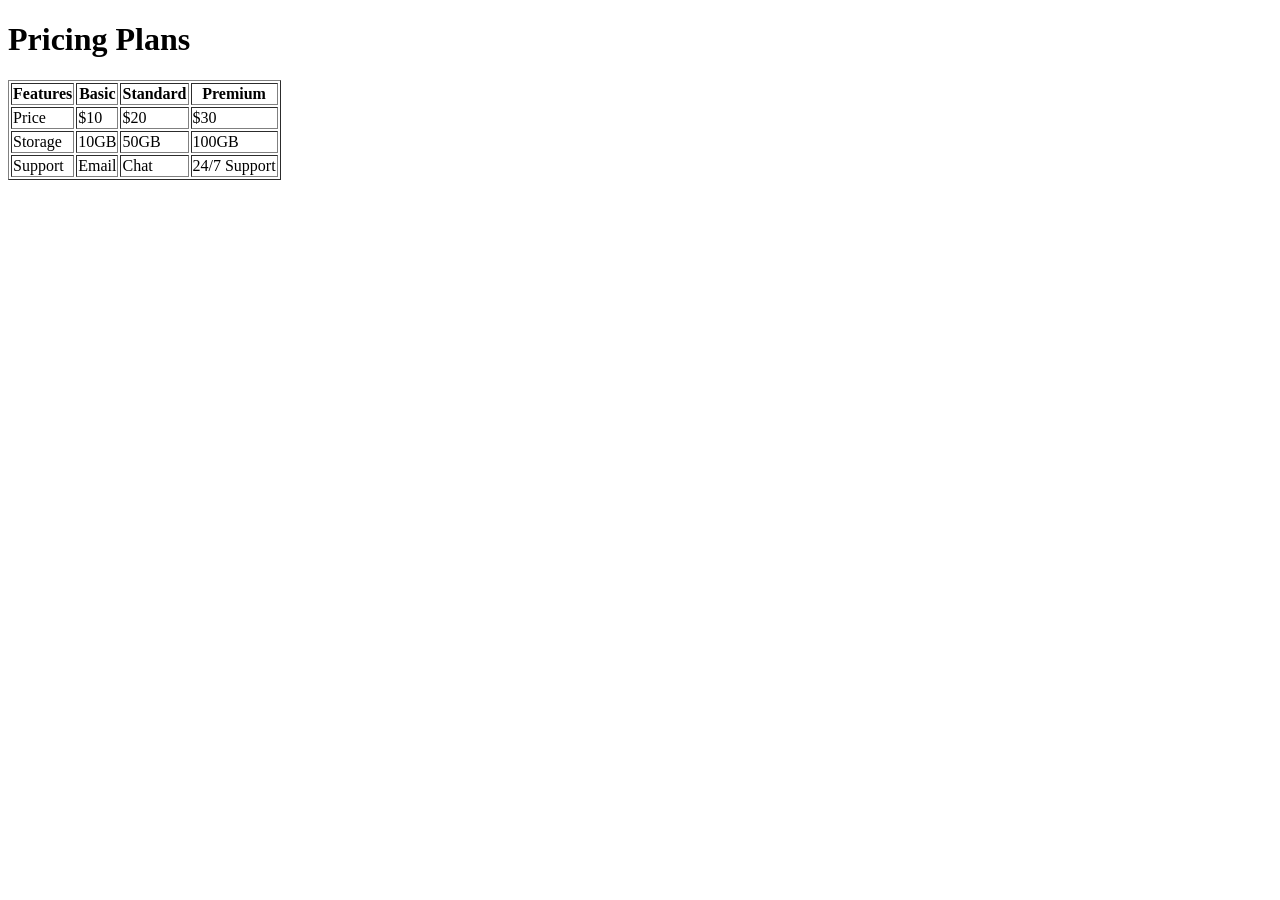
<file: WEEK 2/index.html>
<!DOCTYPE html>
<html lang="en">
<head>
    <meta charset="UTF-8">
    <meta name="viewport" content="width=device-width, initial-scale=1.0">
    <title>Pricing Table</title>
</head>
<body>

    <h1>Pricing Plans</h1>

    <table border="1">
        <tr>
            <th>Features</th>
            <th>Basic</th>
            <th>Standard</th>
            <th>Premium</th>
        </tr>

        <tr>
            <td>Price</td>
            <td>$10</td>
            <td>$20</td>
            <td>$30</td>
        </tr>

        <tr>
            <td>Storage</td>
            <td>10GB</td>
            <td>50GB</td>
            <td>100GB</td>
        </tr>

        <tr>
            <td>Support</td>
            <td>Email</td>
            <td>Chat</td>
            <td>24/7 Support</td>
        </tr>
    </table>

</body>
</html>
</file>
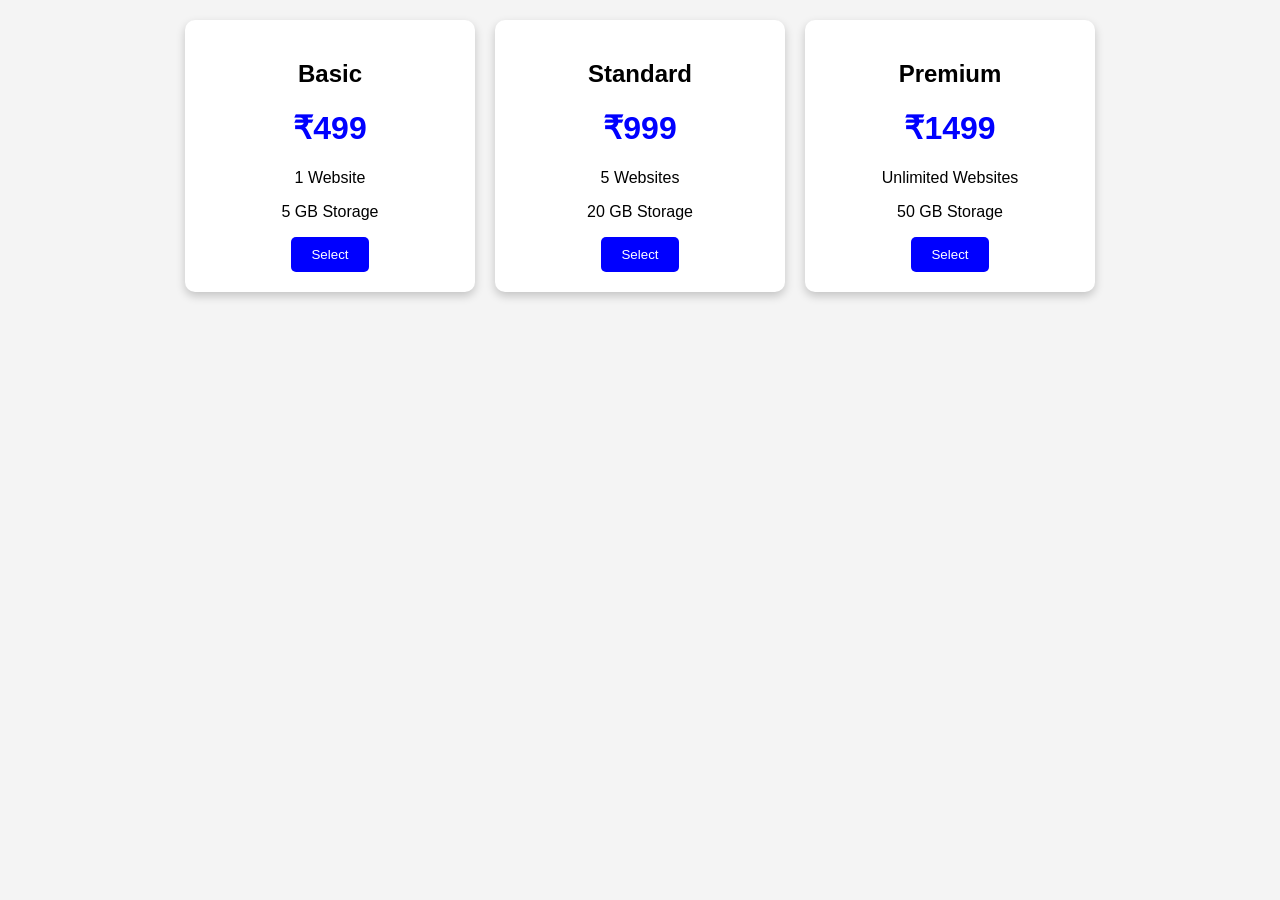
<file: week3/index.html>
<!DOCTYPE html>
<html>
<head>
    <title>Pricing Table</title>
    <link rel="stylesheet" href="style.css">
</head>
<body>

<div class="container">

    <div class="card">
        <h2>Basic</h2>
        <h1>₹499</h1>
        <p>1 Website</p>
        <p>5 GB Storage</p>
        <button>Select</button>
    </div>

    <div class="card">
        <h2>Standard</h2>
        <h1>₹999</h1>
        <p>5 Websites</p>
        <p>20 GB Storage</p>
        <button>Select</button>
    </div>

    <div class="card">
        <h2>Premium</h2>
        <h1>₹1499</h1>
        <p>Unlimited Websites</p>
        <p>50 GB Storage</p>
        <button>Select</button>
    </div>

</div>

</body>
</html>
</file>
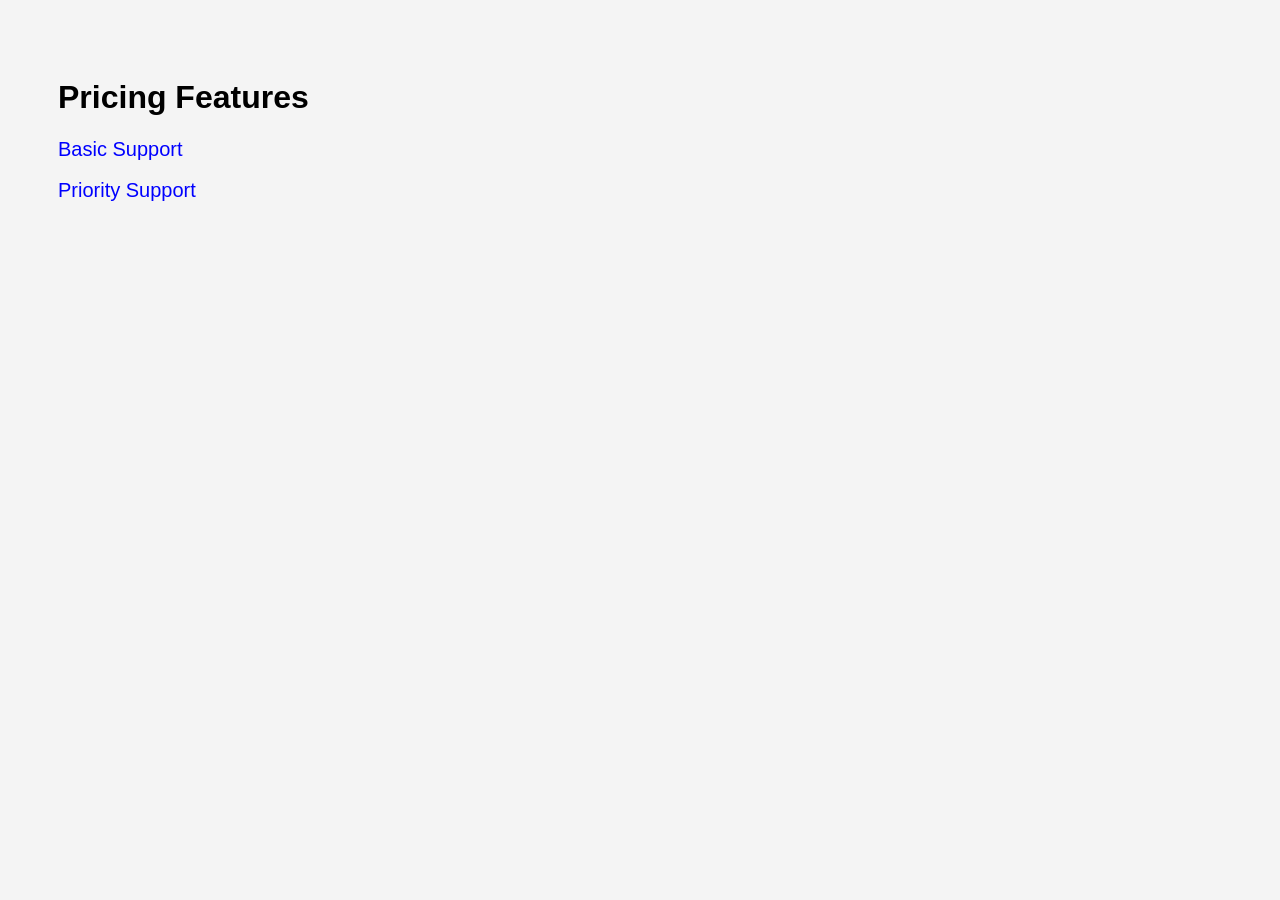
<file: week4/index.html>
<!DOCTYPE html>
<html>

<head>
    <title>Tooltip Example</title>
    <link rel="stylesheet" href="style.css">
</head>

<body>

    <h1>Pricing Features</h1>

    <div class="tooltip">
        Basic Support
        <span class="tooltiptext">
            Email support available during business hours.
        </span>
    </div>

    <br><br>

    <div class="tooltip">
        Priority Support
        <span class="tooltiptext">
            Faster response with dedicated support team.
        </span>
    </div>

    <script src="script.js"></script>

</body>

</html>
</file>
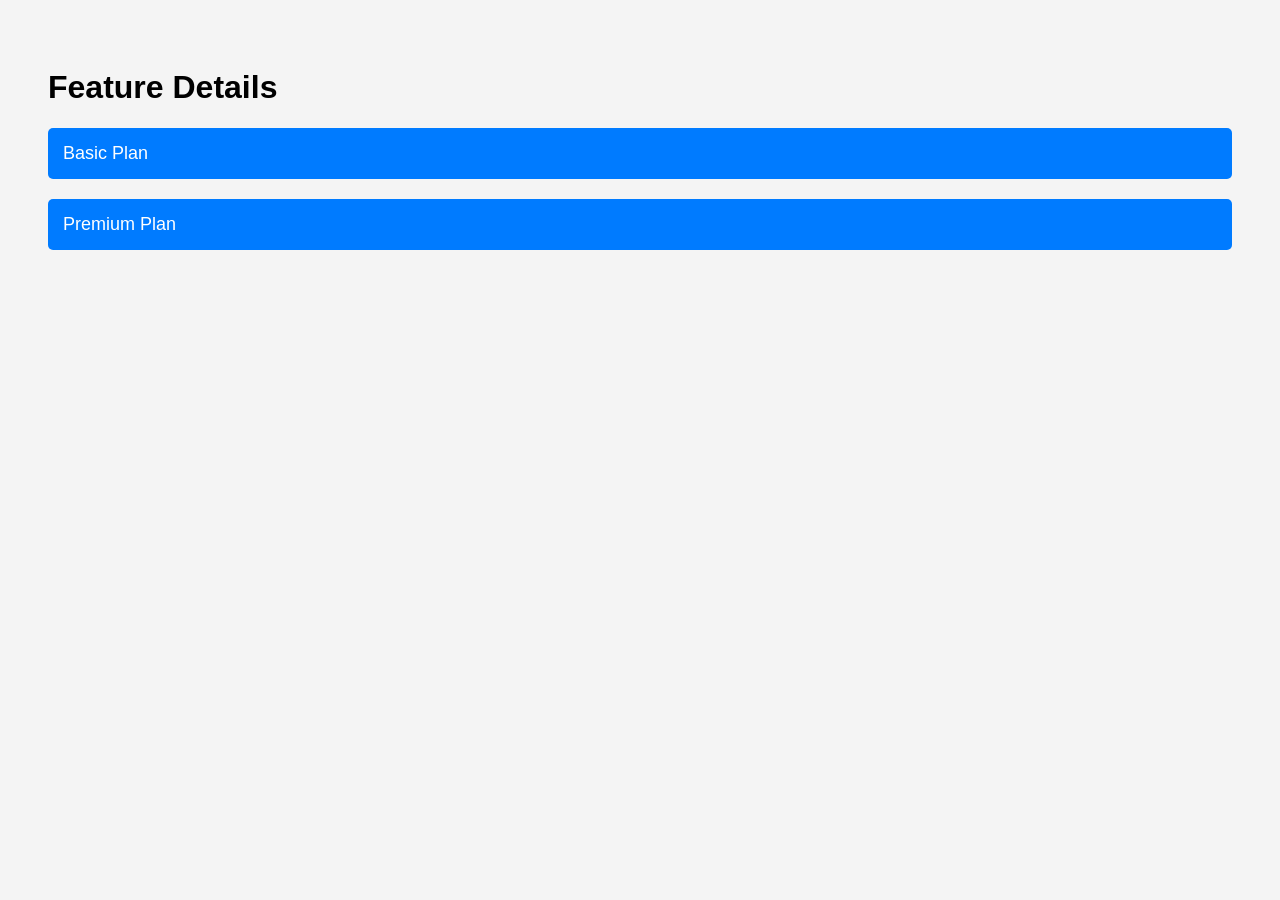
<file: week5/index.html>
<!DOCTYPE html>
<html>

<head>
    <title>Expandable Rows</title>
    <link rel="stylesheet" href="style.css">
</head>

<body>

    <h1>Feature Details</h1>

    <div class="feature">

        <button class="toggle-btn">
            Basic Plan
        </button>

        <div class="content">
            This plan includes 1 website and basic support.
        </div>

    </div>

    <div class="feature">

        <button class="toggle-btn">
            Premium Plan
        </button>

        <div class="content">
            This plan includes unlimited websites and 24/7 support.
        </div>

    </div>

    <script src="script.js"></script>

</body>

</html>
</file>
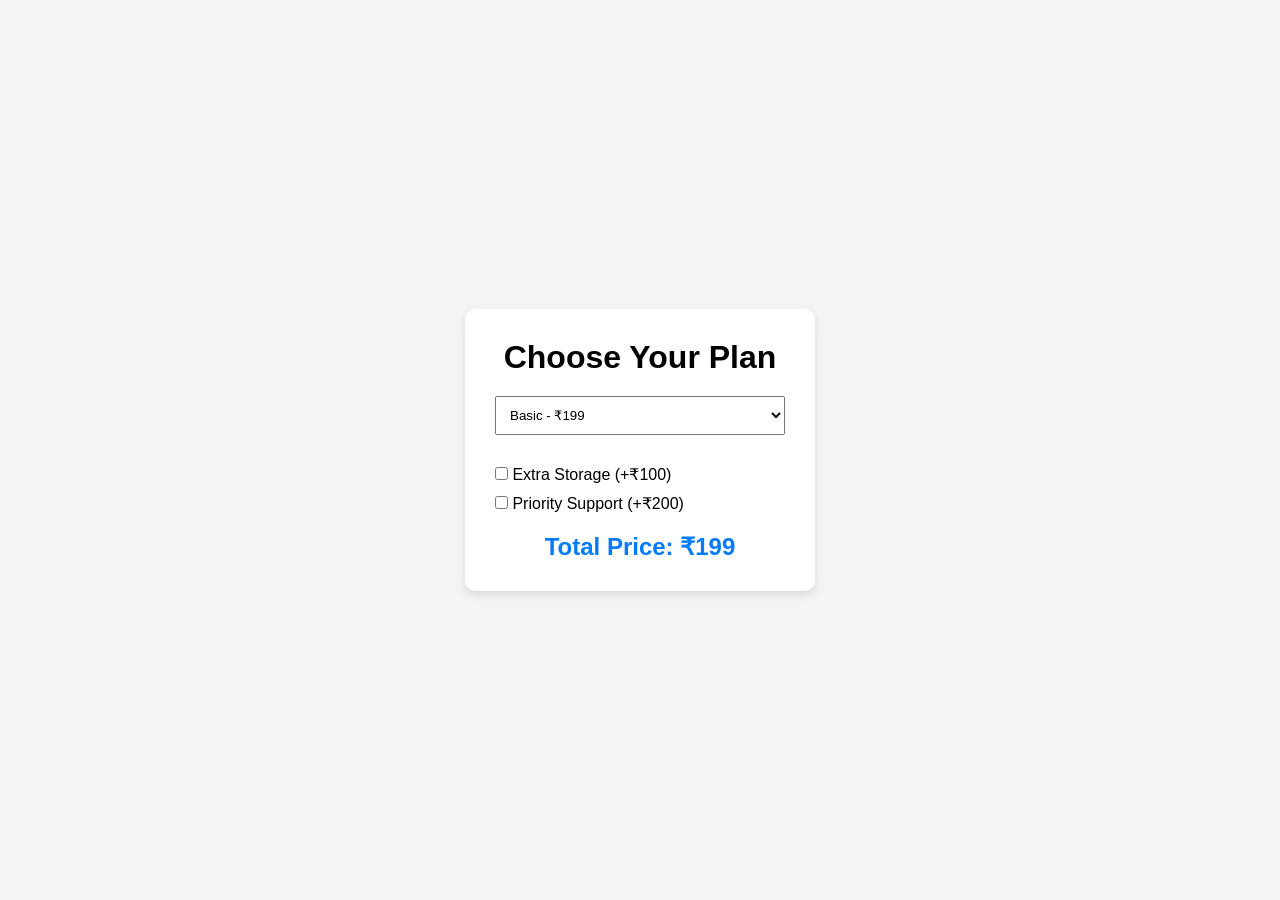
<file: week6/index.htm>
<!DOCTYPE html>
<html lang="en">
<head>
    <meta charset="UTF-8">
    <meta name="viewport" content="width=device-width, initial-scale=1.0">
    <title>Dynamic Pricing</title>

    <link rel="stylesheet" href="style.css">
</head>
<body>

    <div class="container">

        <h1>Choose Your Plan</h1>

        <select id="plan">
            <option value="199">Basic - ₹199</option>
            <option value="499">Standard - ₹499</option>
            <option value="999">Premium - ₹999</option>
        </select>

        <div class="addons">
            <label>
                <input type="checkbox" value="100" class="addon">
                Extra Storage (+₹100)
            </label>

            <label>
                <input type="checkbox" value="200" class="addon">
                Priority Support (+₹200)
            </label>
        </div>

        <h2>Total Price: ₹<span id="total">199</span></h2>

    </div>

    <script src="script.js"></script>

</body>
</html>
</file>
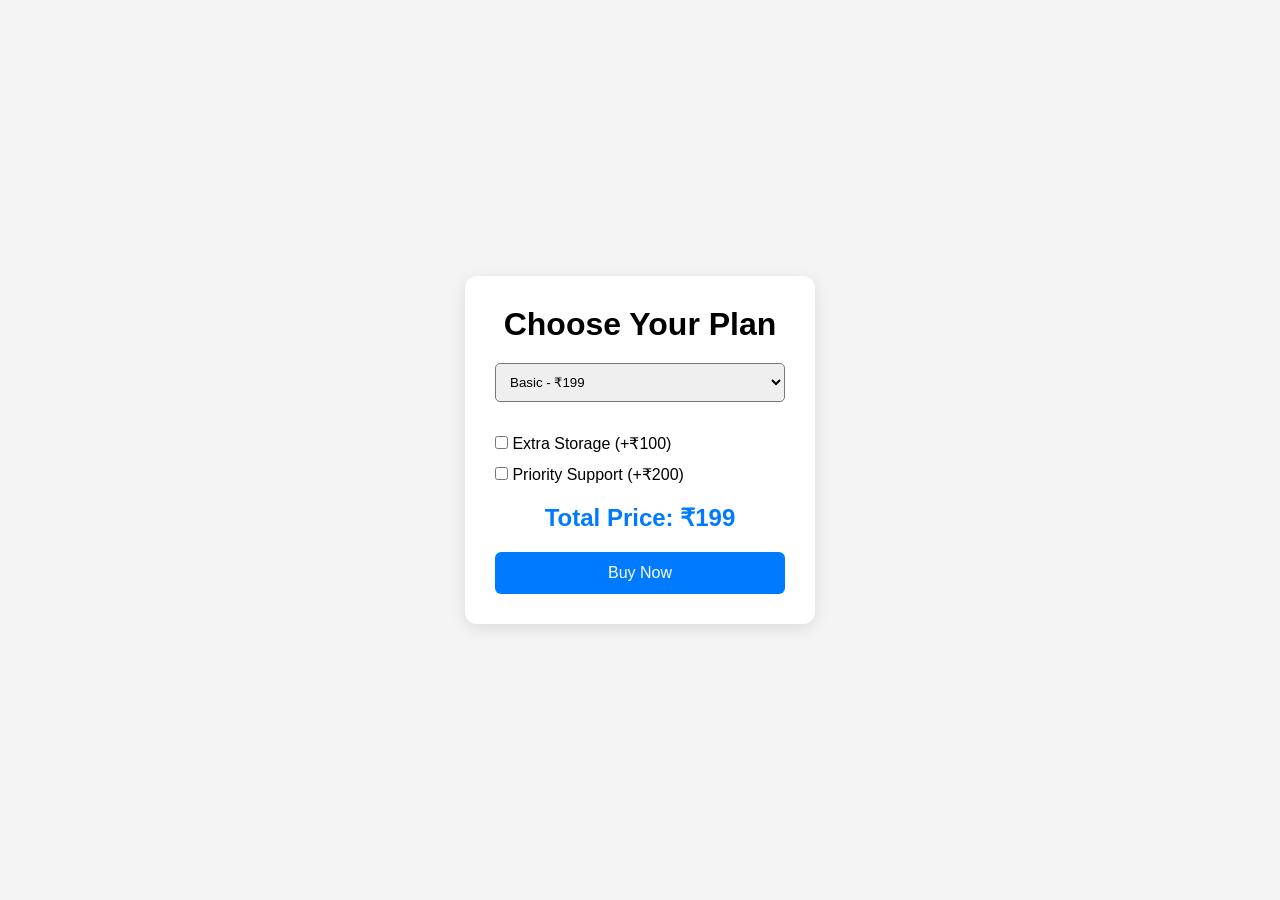
<file: week7/index.html>
<!DOCTYPE html>
<html lang="en">
<head>
    <meta charset="UTF-8">
    <meta name="viewport" content="width=device-width, initial-scale=1.0">
    <title>Enhanced Pricing</title>

    <link rel="stylesheet" href="style.css">
</head>
<body>

    <div class="container">

        <h1>Choose Your Plan</h1>

        <select id="plan">
            <option value="199">Basic - ₹199</option>
            <option value="499">Standard - ₹499</option>
            <option value="999">Premium - ₹999</option>
        </select>

        <div class="addons">

            <label>
                <input type="checkbox" value="100" class="addon">
                Extra Storage (+₹100)
            </label>

            <label>
                <input type="checkbox" value="200" class="addon">
                Priority Support (+₹200)
            </label>

        </div>

        <h2>Total Price: ₹<span id="total">199</span></h2>

        <button id="buyBtn">Buy Now</button>

    </div>

    <script src="script.js"></script>

</body>
</html>
</file>
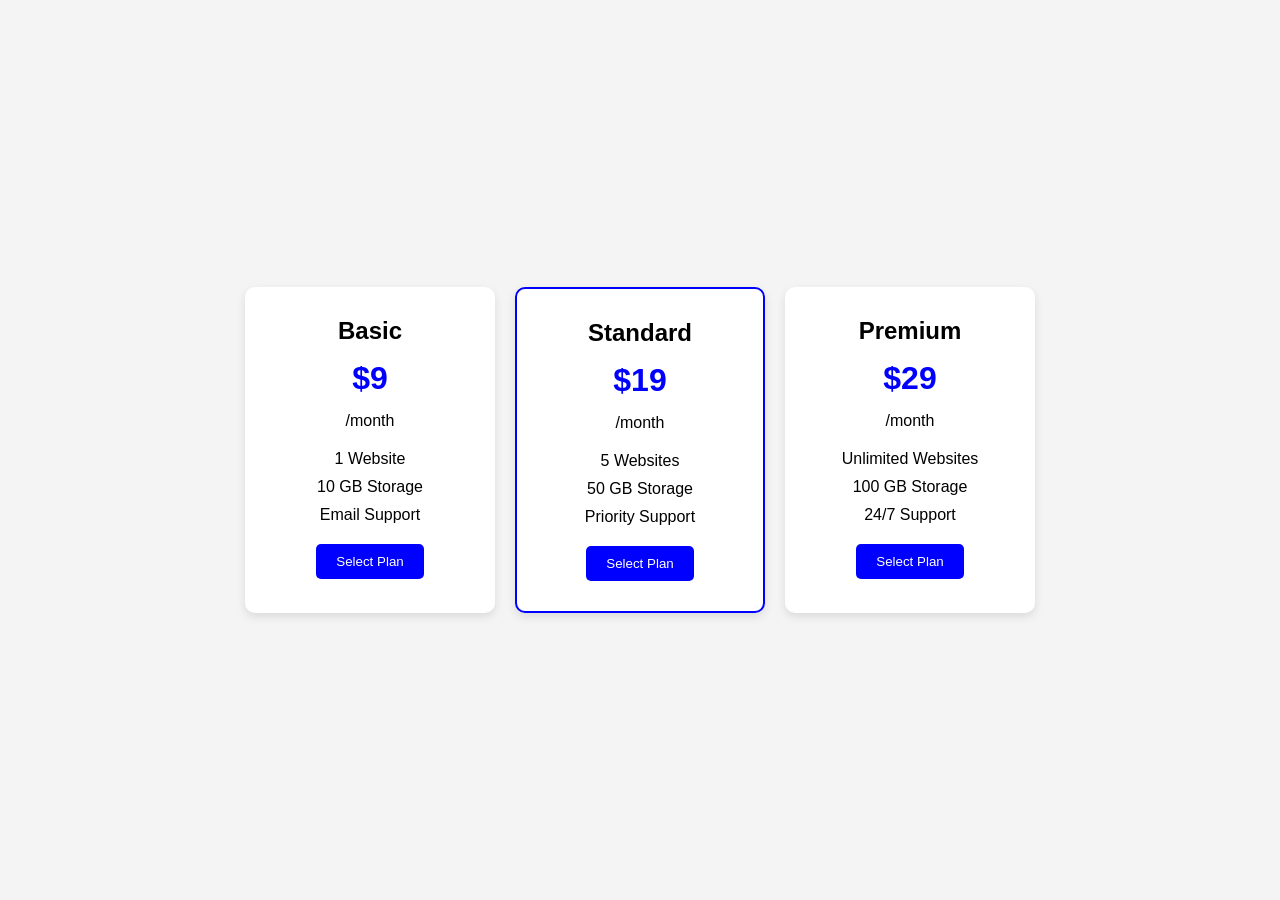
<file: week8/index.html>
<!DOCTYPE html>
<html lang="en">
<head>
    <meta charset="UTF-8">
    <meta name="viewport" content="width=device-width, initial-scale=1.0">
    <title>Pricing Table</title>
    <link rel="stylesheet" href="style.css">
</head>
<body>

    <div class="container">

        <div class="card">
            <h2>Basic</h2>
            <h1>$9</h1>
            <p>/month</p>

            <ul>
                <li>1 Website</li>
                <li>10 GB Storage</li>
                <li>Email Support</li>
            </ul>

            <button>Select Plan</button>
        </div>

        <div class="card featured">
            <h2>Standard</h2>
            <h1>$19</h1>
            <p>/month</p>

            <ul>
                <li>5 Websites</li>
                <li>50 GB Storage</li>
                <li>Priority Support</li>
            </ul>

            <button>Select Plan</button>
        </div>

        <div class="card">
            <h2>Premium</h2>
            <h1>$29</h1>
            <p>/month</p>

            <ul>
                <li>Unlimited Websites</li>
                <li>100 GB Storage</li>
                <li>24/7 Support</li>
            </ul>

            <button>Select Plan</button>
        </div>

    </div>

</body>
</html>
</file>
<file: week3/style.css>
body{
    font-family: Arial;
    background:#f4f4f4;
    margin:0;
    padding:20px;
}

.container{
    display:flex;
    gap:20px;
    justify-content:center;
    flex-wrap:wrap;
}

.card{
    background:white;
    width:250px;
    padding:20px;
    border-radius:10px;
    text-align:center;
    box-shadow:0 4px 10px rgba(0,0,0,0.2);
}

.card h1{
    color:blue;
}

button{
    background:blue;
    color:white;
    border:none;
    padding:10px 20px;
    border-radius:5px;
}

button:hover{
    background:darkblue;
}
</file>
<file: week4/style.css>
body{
    font-family: Arial, sans-serif;
    padding: 50px;
    background-color: #f4f4f4;
}

.tooltip{
    position: relative;
    display: inline-block;
    cursor: pointer;
    color: blue;
    font-size: 20px;
}

.tooltip .tooltiptext{
    visibility: hidden;
    width: 250px;
    background-color: black;
    color: white;
    text-align: center;
    border-radius: 6px;
    padding: 10px;

    position: absolute;
    z-index: 1;
    bottom: 125%;
    left: 50%;
    margin-left: -125px;

    opacity: 0;
    transition: opacity 0.3s;
}

.tooltip:hover .tooltiptext{
    visibility: visible;
    opacity: 1;
}
</file>
<file: week5/style.css>
body{
    font-family: Arial, sans-serif;
    padding: 40px;
    background-color: #f4f4f4;
}

.feature{
    margin-bottom: 20px;
}

.toggle-btn{
    width: 100%;
    background-color: #007bff;
    color: white;
    border: none;
    padding: 15px;
    text-align: left;
    font-size: 18px;
    cursor: pointer;
    border-radius: 5px;
}

.content{
    display: none;
    padding: 15px;
    background-color: white;
    border: 1px solid #ccc;
    border-top: none;
    border-radius: 0 0 5px 5px;
}
</file>
<file: week6/style.css>
*{
    margin:0;
    padding:0;
    box-sizing:border-box;
    font-family:Arial, sans-serif;
}

body{
    background:#f4f4f4;
    display:flex;
    justify-content:center;
    align-items:center;
    height:100vh;
}

.container{
    background:white;
    padding:30px;
    width:350px;
    border-radius:10px;
    box-shadow:0 4px 10px rgba(0,0,0,0.1);
}

h1{
    margin-bottom:20px;
    text-align:center;
}

select{
    width:100%;
    padding:10px;
    margin-bottom:20px;
}

.addons label{
    display:block;
    margin:10px 0;
}

h2{
    margin-top:20px;
    text-align:center;
    color:#007bff;
}
</file>
<file: week7/style.css>
*{
    margin:0;
    padding:0;
    box-sizing:border-box;
    font-family:Arial, sans-serif;
}

body{
    background:#f4f4f4;
    display:flex;
    justify-content:center;
    align-items:center;
    height:100vh;
}

.container{
    background:white;
    padding:30px;
    width:350px;
    border-radius:12px;
    box-shadow:0 4px 15px rgba(0,0,0,0.1);

    transition:0.3s;
}

.container:hover{
    transform:scale(1.03);
}

h1{
    margin-bottom:20px;
    text-align:center;
}

select{
    width:100%;
    padding:10px;
    margin-bottom:20px;
    border-radius:5px;
}

.addons label{
    display:block;
    margin:12px 0;
    transition:0.3s;
}

.addons label:hover{
    color:#007bff;
    padding-left:5px;
}

h2{
    margin-top:20px;
    text-align:center;
    color:#007bff;
}

button{
    width:100%;
    padding:12px;
    margin-top:20px;
    border:none;
    background:#007bff;
    color:white;
    font-size:16px;
    border-radius:6px;
    cursor:pointer;

    transition:0.3s;
}

button:hover{
    background:#0056b3;
    transform:translateY(-3px);
}
</file>
<file: week8/style.css>
*{
    margin:0;
    padding:0;
    box-sizing:border-box;
    font-family:Arial;
}

body{
    background:#f4f4f4;
    display:flex;
    justify-content:center;
    align-items:center;
    min-height:100vh;
}

.container{
    display:flex;
    gap:20px;
    flex-wrap:wrap;
    justify-content:center;
}

.card{
    background:white;
    padding:30px;
    width:250px;
    text-align:center;
    border-radius:10px;
    box-shadow:0 4px 10px rgba(0,0,0,0.1);
    transition:0.3s;
}

.card:hover{
    transform:translateY(-10px);
}

.featured{
    border:2px solid blue;
}

h1{
    margin:15px 0;
    color:blue;
}

ul{
    list-style:none;
    margin:20px 0;
}

li{
    margin:10px 0;
}

button{
    padding:10px 20px;
    border:none;
    background:blue;
    color:white;
    border-radius:5px;
    cursor:pointer;
}

button:hover{
    background:darkblue;
}

@media(max-width:768px){

.container{
flex-direction:column;
align-items:center;
}

}
</file>
